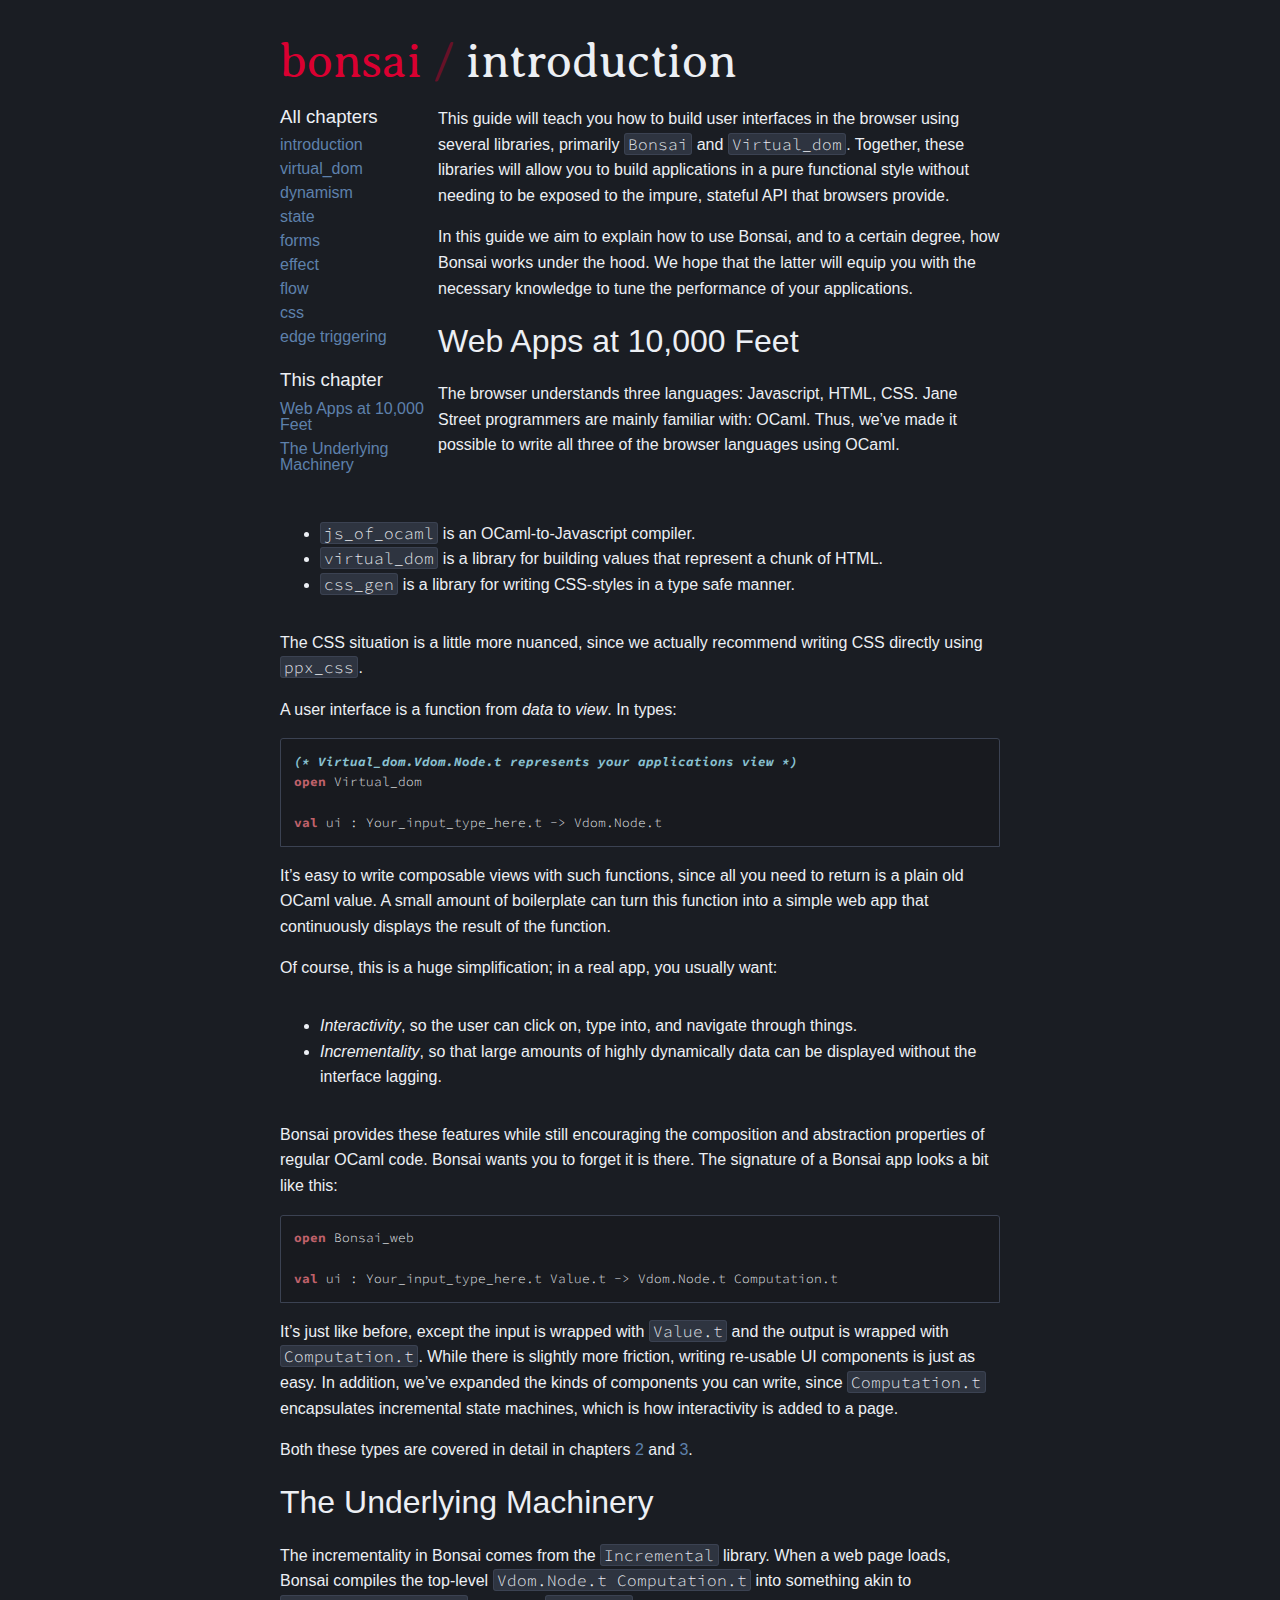
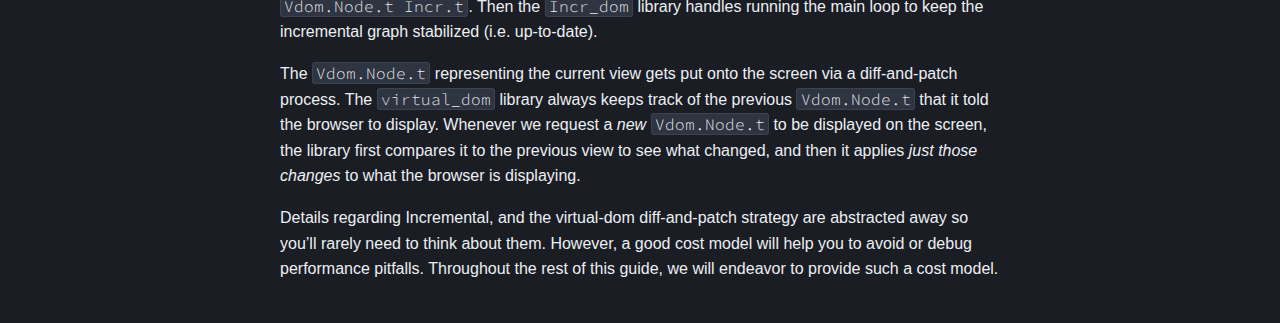
<file: 00-introduction.html>
<!doctype html>
<html >
    <head>

        <!-- <meta name="viewport" content="width=device-width, initial-scale=1.0" /> -->
        <meta name="viewport" content="width=device-width, initial-scale=1, maximum-scale=1, user-scalable=0">
        <meta http-equiv="Content-Type" content="text/html; charset=utf-8" />
        <meta http-equiv="Content-Style-Type" content="text/css" />

        <link rel="preconnect" href="https://rsms.me/">
        <link rel="stylesheet" href="https://rsms.me/inter/inter.css">
        <link rel="stylesheet" type="text/css" href="/style.css" />

                        <title>  introduction</title>
                        <style type="text/css">
pre > code.sourceCode { white-space: pre; position: relative; }
pre > code.sourceCode > span { display: inline-block; line-height: 1.25; }
pre > code.sourceCode > span:empty { height: 1.2em; }
.sourceCode { overflow: visible; }
code.sourceCode > span { color: inherit; text-decoration: inherit; }
div.sourceCode { margin: 1em 0; }
pre.sourceCode { margin: 0; }
@media screen {
div.sourceCode { overflow: auto; }
}
@media print {
pre > code.sourceCode { white-space: pre-wrap; }
pre > code.sourceCode > span { text-indent: -5em; padding-left: 5em; }
}
pre.numberSource code
  { counter-reset: source-line 0; }
pre.numberSource code > span
  { position: relative; left: -4em; counter-increment: source-line; }
pre.numberSource code > span > a:first-child::before
  { content: counter(source-line);
    position: relative; left: -1em; text-align: right; vertical-align: baseline;
    border: none; display: inline-block;
    -webkit-touch-callout: none; -webkit-user-select: none;
    -khtml-user-select: none; -moz-user-select: none;
    -ms-user-select: none; user-select: none;
    padding: 0 4px; width: 4em;
    background-color: #2a211c;
    color: #bdae9d;
  }
pre.numberSource { margin-left: 3em; border-left: 1px solid #bdae9d;  padding-left: 4px; }
div.sourceCode
  { color: #eceff4;  }
@media screen {
pre > code.sourceCode > span > a:first-child::before { text-decoration: underline; }
}
code span.al { color: #ffff00; } /* Alert */
code span.an { color: #88c0d0; font-weight: bold; font-style: italic; } /* Annotation */
code span.at { } /* Attribute */
code span.bn { color: #a3be8c; } /* BaseN */
code span.bu { } /* BuiltIn */
code span.cf { color: #bf616a; font-weight: bold; } /* ControlFlow */
code span.ch { color: #a3be8c; } /* Char */
code span.cn { } /* Constant */
code span.co { color: #88c0d0; font-weight: bold; font-style: italic; } /* Comment */
code span.do { color: #88c0d0; font-style: italic; } /* Documentation */
code span.dt { text-decoration: underline; } /* DataType */
code span.dv { color: #a3be8c; } /* DecVal */
code span.er { color: #ffff00; font-weight: bold; } /* Error */
code span.ex { } /* Extension */
code span.fl { color: #a3be8c; } /* Float */
code span.fu { color: #ff9358; font-weight: bold; } /* Function */
code span.im { } /* Import */
code span.in { color: #88c0d0; font-weight: bold; font-style: italic; } /* Information */
code span.kw { color: #bf616a; font-weight: bold; } /* Keyword */
code span.op { } /* Operator */
code span.pp { font-weight: bold; } /* Preprocessor */
code span.sc { color: #a3be8c; } /* SpecialChar */
code span.ss { color: #a3be8c; } /* SpecialString */
code span.st { color: #a3be8c; } /* String */
code span.va { } /* Variable */
code span.vs { color: #a3be8c; } /* VerbatimString */
code span.wa { color: #ffff00; font-weight: bold; } /* Warning */
        </style>
                                    </head>
    <body>


                <div class="navbar navbar-static-top">
            <div class="navbar-inner">
                <div class="container">
                    <span class="doc-title">
                        <span id="bonsai">bonsai</span> 
                        <span id="slash"> / </span> 
                         introduction
                    </span>
                    <ul class="nav pull-right doc-info">
                                                                    </ul>
                </div>
            </div>
        </div>
                <div class="container">
            <div class="row">
                <div class="toc_and_chapters">
                                        <div id="TOC" class="span3">
                        <h3> This chapter</h3>
                        <div class="well toc">

                            <ul>
                            <li><a href="#web-apps-at-10000-feet"
                            id="toc-web-apps-at-10000-feet">Web Apps at
                            10,000 Feet</a></li>
                            <li><a href="#the-underlying-machinery"
                            id="toc-the-underlying-machinery">The
                            Underlying Machinery</a></li>
                            </ul>

                        </div>
                    </div>
                                        <div id="chapters" class="span3">
                        <h3> All chapters </h3>
                        <ul>
                        <li><a href="./00-introduction.html">  introduction </a></li>
                        <li><a href="./01-virtual_dom.html">  virtual_dom </a></li>
                        <li><a href="./02-dynamism.html">  dynamism </a></li>
                        <li><a href="./03-state.html">  state </a></li>
                        <li><a href="./04-forms.html">  forms </a></li>
                        <li><a href="./05-effect.html">  effect </a></li>
                        <li><a href="./07-flow.html">  flow </a></li>
                        <li><a href="./08-css.html">  css </a></li>
                        <li><a href="./09-edge-triggering.html">  edge triggering </a></li>
                        </ul>                    </div>
                </div>
                <div class="span9">
                                        <p>This guide will teach you how
                                        to build user interfaces in the
                                        browser using several libraries,
                                        primarily <code>Bonsai</code>
                                        and <code>Virtual_dom</code>.
                                        Together, these libraries will
                                        allow you to build applications
                                        in a pure functional style
                                        without needing to be exposed to
                                        the impure, stateful API that
                                        browsers provide.</p>
                                        <p>In this guide we aim to
                                        explain how to use Bonsai, and
                                        to a certain degree, how Bonsai
                                        works under the hood. We hope
                                        that the latter will equip you
                                        with the necessary knowledge to
                                        tune the performance of your
                                        applications.</p>
                                        <h1
                                        id="web-apps-at-10000-feet">Web
                                        Apps at 10,000 Feet</h1>
                                        <p>The browser understands three
                                        languages: Javascript, HTML,
                                        CSS. Jane Street programmers are 
                                        mainly familiar with:
                                        OCaml. Thus, we’ve made it
                                        possible to write all three of
                                        the browser languages using
                                        OCaml.</p>
                                        <ul>
                                        <li><code>js_of_ocaml</code> is
                                        an OCaml-to-Javascript
                                        compiler.</li>
                                        <li><code>virtual_dom</code> is
                                        a library for building values
                                        that represent a chunk of
                                        HTML.</li>
                                        <li><code>css_gen</code> is a
                                        library for writing CSS-styles
                                        in a type safe manner.</li>
                                        </ul>
                                        <p>The CSS situation is a little
                                        more nuanced, since we actually
                                        recommend writing CSS directly
                                        using <code>ppx_css</code>.</p>
                                        <p>A user interface is a
                                        function from <em>data</em> to
                                        <em>view</em>. In types:</p>
                                        <!-- $MDX skip -->
                                        <div class="sourceCode"
                                        id="cb1"><pre
                                        class="sourceCode ocaml"><code class="sourceCode ocaml"><span id="cb1-1"><a href="#cb1-1" aria-hidden="true" tabindex="-1"></a><span class="co">(* Virtual_dom.Vdom.Node.t represents your applications view *)</span></span>
<span id="cb1-2"><a href="#cb1-2" aria-hidden="true" tabindex="-1"></a><span class="kw">open</span> Virtual_dom</span>
<span id="cb1-3"><a href="#cb1-3" aria-hidden="true" tabindex="-1"></a></span>
<span id="cb1-4"><a href="#cb1-4" aria-hidden="true" tabindex="-1"></a><span class="kw">val</span> ui : Your_input_type_here.t -&gt; Vdom.Node.t</span></code></pre></div>
                                        <p>It’s easy to write composable
                                        views with such functions, since
                                        all you need to return is a
                                        plain old OCaml value. A small
                                        amount of boilerplate can turn
                                        this function into a simple web
                                        app that continuously displays
                                        the result of the function.</p>
                                        <p>Of course, this is a huge
                                        simplification; in a real app,
                                        you usually want:</p>
                                        <ul>
                                        <li><em>Interactivity</em>, so
                                        the user can click on, type
                                        into, and navigate through
                                        things.</li>
                                        <li><em>Incrementality</em>, so
                                        that large amounts of highly
                                        dynamically data can be
                                        displayed without the interface
                                        lagging.</li>
                                        </ul>
                                        <p>Bonsai provides these
                                        features while still encouraging
                                        the composition and abstraction
                                        properties of regular OCaml
                                        code. Bonsai wants you to forget
                                        it is there. The signature of a
                                        Bonsai app looks a bit like
                                        this:</p>
                                        <!-- $MDX skip -->
                                        <div class="sourceCode"
                                        id="cb2"><pre
                                        class="sourceCode ocaml"><code class="sourceCode ocaml"><span id="cb2-1"><a href="#cb2-1" aria-hidden="true" tabindex="-1"></a><span class="kw">open</span> Bonsai_web</span>
<span id="cb2-2"><a href="#cb2-2" aria-hidden="true" tabindex="-1"></a></span>
<span id="cb2-3"><a href="#cb2-3" aria-hidden="true" tabindex="-1"></a><span class="kw">val</span> ui : Your_input_type_here.t Value.t -&gt; Vdom.Node.t Computation.t</span></code></pre></div>
                                        <p>It’s just like before, except
                                        the input is wrapped with
                                        <code>Value.t</code> and the
                                        output is wrapped with
                                        <code>Computation.t</code>.
                                        While there is slightly more
                                        friction, writing re-usable UI
                                        components is just as easy. In
                                        addition, we’ve expanded the
                                        kinds of components you can
                                        write, since
                                        <code>Computation.t</code>
                                        encapsulates incremental state
                                        machines, which is how
                                        interactivity is added to a
                                        page.</p>
                                        <p>Both these types are covered
                                        in detail in chapters <a
                                        href="./02-dynamism.html">2</a>
                                        and <a
                                        href="./03-state.html">3</a>.</p>
                                        <h1
                                        id="the-underlying-machinery">The
                                        Underlying Machinery</h1>
                                        <p>The incrementality in Bonsai
                                        comes from the
                                        <code>Incremental</code>
                                        library. When a web page loads,
                                        Bonsai compiles the top-level
                                        <code>Vdom.Node.t Computation.t</code>
                                        into something akin to
                                        <code>Vdom.Node.t Incr.t</code>.
                                        Then the <code>Incr_dom</code>
                                        library handles running the main
                                        loop to keep the incremental
                                        graph stabilized
                                        (i.e. up-to-date).</p>
                                        <p>The <code>Vdom.Node.t</code>
                                        representing the current view
                                        gets put onto the screen via a
                                        diff-and-patch process. The
                                        <code>virtual_dom</code> library
                                        always keeps track of the
                                        previous
                                        <code>Vdom.Node.t</code> that it
                                        told the browser to display.
                                        Whenever we request a
                                        <em>new</em>
                                        <code>Vdom.Node.t</code> to be
                                        displayed on the screen, the
                                        library first compares it to the
                                        previous view to see what
                                        changed, and then it applies
                                        <em>just those changes</em> to
                                        what the browser is
                                        displaying.</p>
                                        <p>Details regarding
                                        Incremental, and the virtual-dom
                                        diff-and-patch strategy are
                                        abstracted away so you’ll rarely
                                        need to think about them.
                                        However, a good cost model will
                                        help you to avoid or debug
                                        performance pitfalls. Throughout
                                        the rest of this guide, we will
                                        endeavor to provide such a cost
                                        model.</p>
                                    </div>
            </div>
        </div>
        <!-- <script src="https://vjs.zencdn.net/5.4.4/video.js"></script> -->

    </body>
</html>
</file>
<file: style.css>
@import url('https://fonts.googleapis.com/css2?family=Source+Code+Pro:wght@400&display=swap');
@import url('https://fonts.googleapis.com/css2?family=Averia+Serif+Libre:wght@300;400;700&display=swap');

/* CSS */
:root { font-family: 'Inter', sans-serif; }
@supports (font-variation-settings: normal) {
  :root { font-family: 'Inter var', sans-serif; }
}

* {
  text-decoration: none !important;  
  box-sizing:border-box;
}

.doc-title {
  font-family: 'Averia Serif Libre';
}

#bonsai {
  color: #DA0031;
}

#bonsai > a {
  color: inherit;
  text-decoration: none;
}

#slash {
  color: #DA0031;
  opacity: 0.4;
}

.toc_and_chapters {
  float: left;

  max-width: 150px;
  margin-right: 0.5em;
  margin-bottom: 0.5em;
  display:flex;
  flex-direction: column-reverse;
}

.toc_and_chapters * {
  margin-top: 0;
}

.toc_and_chapters li {
  list-style:none;
  line-height: 1em;
  margin-bottom: 0.5em;
}

.toc_and_chapters ul {
  padding:0;
}

.toc_and_chapters h3 {
  margin:0;
  font-weight:400;
  margin-bottom:0.5em;
}

:root {
  background: #1a1d23;
  color: #ECEFF4;
  font-weight:300;

  font-size: calc(min(16px, 3vw));
}

ol, ul {
  display:inline-block;
}

h1, h2, h3, h4 {
  font-weight:200;
}

body {
  width: 720px;
  max-width: 100vw;
  margin:auto;
  padding: 2em 0 2em 0;
}

ul, div.sourceCode, aside {
  clear: both;
}

pre > code.sourceCode > span {
  display: unset !important;
}

p, li {
  line-height: 1.6em;
}

code {
  font-family: 'Source Code Pro', monospace;
  background: #2E3440;
  border: 1px solid #3B4252;
  padding: 0 0.2em 0 0.2em;
  border-radius: 3px;
}

pre.sourceCode {
  background: #181a1f;
  border: 1px solid #3B4252;
  padding: 1em;
  overflow:auto;
  font-size: 0.8em;
  line-height: 1.5em;
  border-radius: 3px 3px 0 0;
}
div.sourceCode {
  margin:0 !important;
}

pre > code {
  background: unset;
  border: unset;
  padding: unset;
  border-radius:unset;
}

a {
  color: #5E81AC;
}

iframe {
  background: #13171c;
  width: 100%;

  border-radius: 0 0 3px 3px;
  border: 1px solid #3b4252;
  border-width: 0 1px 1px 1px;
}

.doc-title {
  font-size: 3em;
}

aside {
  margin-top:1em;
  border: 1px solid #81A1C1;
  padding: 0.5em;
  background: #81a1c121;
  border-radius: 3px;
  position: relative;
}

aside::before {
  content: 'ASIDE';
  position: absolute;
  top: 3px;
  left: 3px;
  font-size: calc(max(0.3em,10px));
  font-weight: 600;
  color: #81a1c1;
}
</file>
